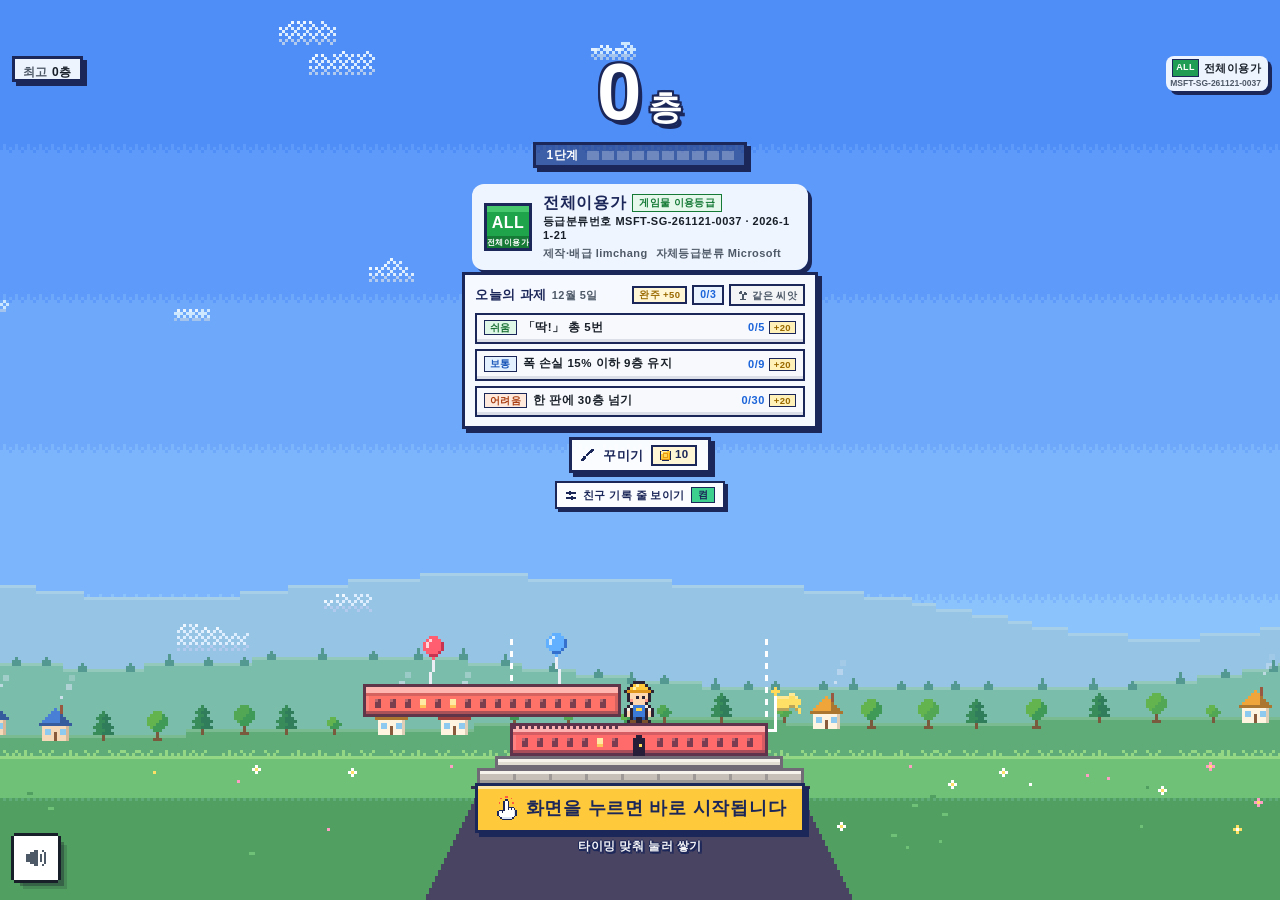
<file: index.html>
<!doctype html>
<html lang="ko" data-skin="pixel">
  <head>
    <meta charset="UTF-8" />
    <meta
      name="viewport"
      content="width=device-width, initial-scale=1.0, maximum-scale=1.0, minimum-scale=1.0, user-scalable=no, viewport-fit=cover"
    />
    <meta name="theme-color" content="#4f8df7" />
    <title>차곡탑</title>
    <link rel="icon" type="image/svg+xml" href="./icon.svg" />
    <meta property="og:title" content="차곡탑" />
    <meta property="og:description" content="탭 한 번에 한 층, 딱 맞춰 쌓는 픽셀 타이밍 탑 쌓기 게임" />
    <style>
      html,
      body {
        margin: 0;
        background: #4f8df7;
      }
    </style>
    <script type="module" crossorigin src="./assets/index-BBePyyA3.js"></script>
    <link rel="stylesheet" crossorigin href="./assets/index-CfsBPmDd.css">
    <meta name="description" content="탭 한 번에 한 층, 딱 맞춰 쌓는 픽셀 타이밍 탑 쌓기 게임" />
    <meta property="og:url" content="https://chagok.limchang.dev/" />
    <meta property="og:image" content="https://chagok.limchang.dev/og-share.png" />
    <meta property="og:image:width" content="1200" />
    <meta property="og:image:height" content="600" />
    <link rel="manifest" href="./manifest.webmanifest" />
    <link rel="icon" type="image/png" sizes="192x192" href="./icons/icon-192.png" />
    <link rel="apple-touch-icon" sizes="192x192" href="./icons/icon-192.png" />
    <meta name="mobile-web-app-capable" content="yes" />
    <meta name="apple-mobile-web-app-capable" content="yes" />
    <meta name="apple-mobile-web-app-title" content="차곡탑" />
  </head>
  <body>
    <div id="root"></div>
  </body>
</html>
</file>
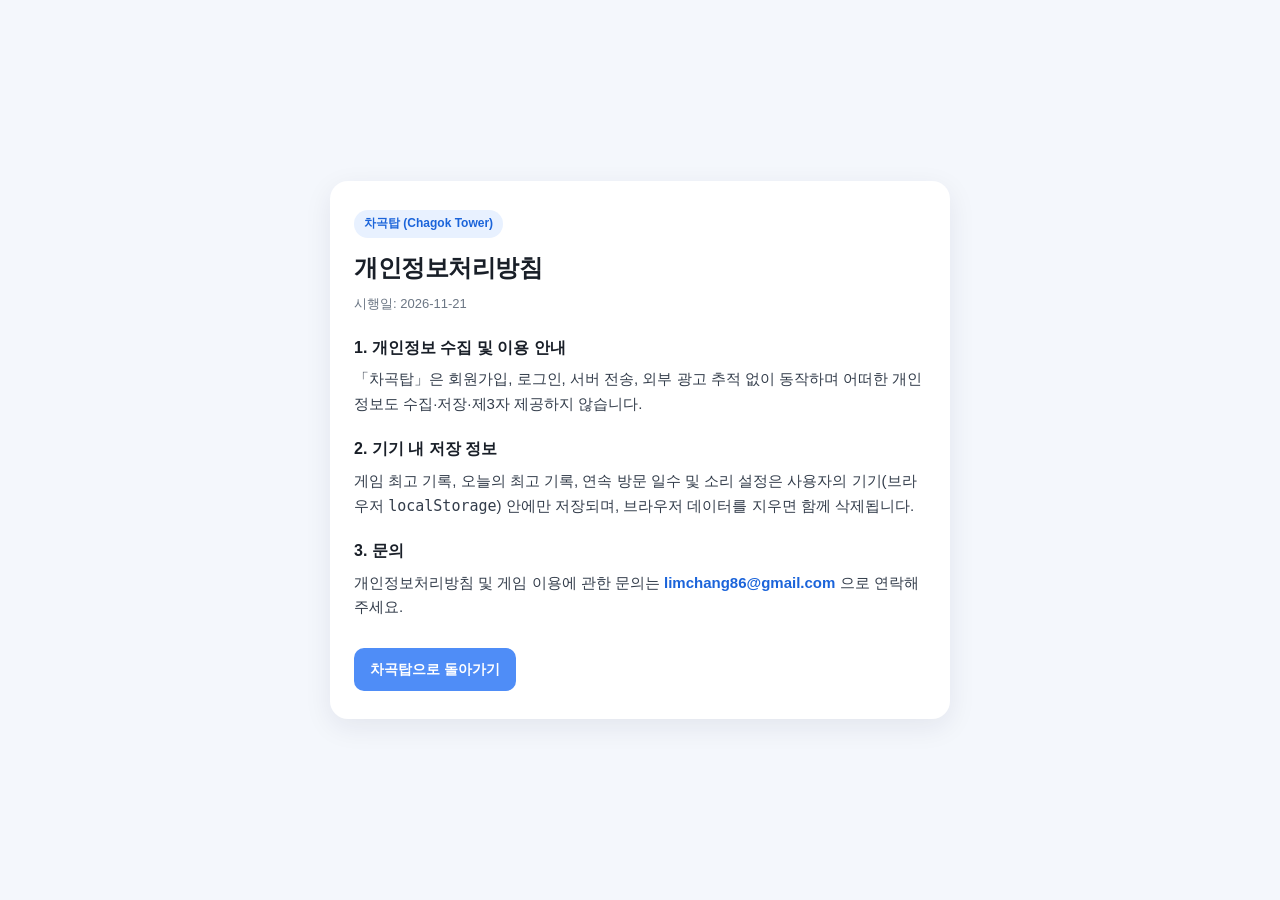
<file: privacy.html>
<!doctype html>
<html lang="ko">
  <head>
    <meta charset="UTF-8" />
    <meta name="viewport" content="width=device-width, initial-scale=1.0" />
    <meta name="theme-color" content="#4f8df7" />
    <title>차곡탑 — 개인정보처리방침</title>
    <link rel="icon" type="image/svg+xml" href="./icon.svg" />
    <style>
      :root {
        color-scheme: light;
      }
      * {
        box-sizing: border-box;
      }
      body {
        margin: 0;
        min-height: 100vh;
        padding: 32px 16px;
        display: grid;
        place-items: center;
        background: #f4f7fc;
        color: #191f28;
        font-family: -apple-system, BlinkMacSystemFont, 'Apple SD Gothic Neo', 'Noto Sans KR', 'Segoe UI', sans-serif;
        line-height: 1.65;
      }
      main {
        width: min(100%, 620px);
        padding: 28px 24px;
        border-radius: 18px;
        background: #ffffff;
        box-shadow: 0 8px 28px rgba(20, 30, 70, 0.08);
      }
      .badge {
        display: inline-block;
        padding: 4px 10px;
        border-radius: 999px;
        background: #e8f1ff;
        color: #1b64da;
        font-size: 12px;
        font-weight: 700;
      }
      h1 {
        margin: 10px 0 6px;
        font-size: 24px;
        letter-spacing: -0.02em;
      }
      .meta {
        margin: 0 0 20px;
        color: #6b7684;
        font-size: 13px;
      }
      h2 {
        margin: 20px 0 6px;
        font-size: 16px;
      }
      p {
        margin: 0 0 12px;
        color: #333d4b;
        font-size: 15px;
      }
      a {
        color: #1b64da;
        text-decoration: none;
        font-weight: 600;
      }
      a:hover {
        text-decoration: underline;
      }
      .back {
        display: inline-block;
        margin-top: 16px;
        padding: 10px 16px;
        border-radius: 10px;
        background: #4f8df7;
        color: #ffffff;
        font-size: 14px;
      }
      .back:hover {
        text-decoration: none;
        background: #3a7be8;
      }
    </style>
  </head>
  <body>
    <main>
      <span class="badge">차곡탑 (Chagok Tower)</span>
      <h1>개인정보처리방침</h1>
      <p class="meta">시행일: 2026-11-21</p>

      <h2>1. 개인정보 수집 및 이용 안내</h2>
      <p>
        「차곡탑」은 회원가입, 로그인, 서버 전송, 외부 광고 추적 없이 동작하며 어떠한 개인정보도 수집·저장·제3자 제공하지 않습니다.
      </p>

      <h2>2. 기기 내 저장 정보</h2>
      <p>
        게임 최고 기록, 오늘의 최고 기록, 연속 방문 일수 및 소리 설정은 사용자의 기기(브라우저 <code>localStorage</code>) 안에만 저장되며,
        브라우저 데이터를 지우면 함께 삭제됩니다.
      </p>

      <h2>3. 문의</h2>
      <p>
        개인정보처리방침 및 게임 이용에 관한 문의는 <a href="mailto:limchang86@gmail.com">limchang86@gmail.com</a> 으로 연락해 주세요.
      </p>

      <a class="back" href="./">차곡탑으로 돌아가기</a>
    </main>
  </body>
</html>
</file>
<file: assets/index-CfsBPmDd.css>
.cg-ui{--cg-blue: #3182f6;--cg-blue-press: #1b64da;--cg-blue-soft: #e8f3ff;--cg-ink: #191f28;--cg-ink-2: #4e5968;--cg-ink-3: #8b95a1;--cg-line: #e5e8eb;--cg-fill: #f2f4f6;--cg-fill-press: #e5e8eb;--cg-white: #ffffff;--cg-navy: #1c2759;--cg-gold: #ffc93c;--cg-gold-deep: #f0a500;--cg-coral: #ff6b6b;--cg-orange: #ff9f5a;--cg-flame: #ff5a3c;--cg-safe-top: env(safe-area-inset-top, 0px);--cg-safe-bottom: env(safe-area-inset-bottom, 0px);--cg-close-w: 96px;--cg-close-h: 48px;--cg-side: 20px;--cg-r-chip: 10px;--cg-r-cell: 12px;--cg-r-btn: 16px;--cg-r-sheet: 24px;--cg-shadow-cell: 0 3px 10px rgba(20, 30, 70, .16);--cg-shadow-btn: 0 8px 18px rgba(20, 30, 70, .18);--cg-outline: 2px 0 0 var(--cg-navy), -2px 0 0 var(--cg-navy), 0 2px 0 var(--cg-navy), 0 -2px 0 var(--cg-navy), 1.5px 1.5px 0 var(--cg-navy), -1.5px 1.5px 0 var(--cg-navy), 1.5px -1.5px 0 var(--cg-navy), -1.5px -1.5px 0 var(--cg-navy);font-family:Toss Product Sans,-apple-system,BlinkMacSystemFont,Apple SD Gothic Neo,Pretendard,Noto Sans KR,sans-serif;color:var(--cg-ink);-webkit-font-smoothing:antialiased;-webkit-tap-highlight-color:transparent;-webkit-user-select:none;user-select:none;-webkit-touch-callout:none;box-sizing:border-box}.cg-ui *,.cg-ui *:before,.cg-ui *:after{box-sizing:border-box}.cg-icon{flex:none;display:block;shape-rendering:crispEdges}.cg-icon--12{width:12px;height:12px}.cg-icon--16{width:16px;height:16px}.cg-icon--24{width:24px;height:24px}.cg-btn{--cg-btn-edge: rgba(0, 0, 0, .18);-webkit-appearance:none;-moz-appearance:none;appearance:none;border:0;margin:0;min-width:0;height:56px;padding:0 18px;border-radius:var(--cg-r-btn);font:inherit;font-size:17px;font-weight:700;letter-spacing:-.01em;line-height:1;display:inline-flex;align-items:center;justify-content:center;gap:8px;white-space:nowrap;cursor:pointer;touch-action:manipulation;box-shadow:0 4px 0 var(--cg-btn-edge),var(--cg-shadow-btn);transition:transform 90ms ease,box-shadow 90ms ease,background-color .12s ease,opacity .12s ease}.cg-btn:active:not(:disabled){transform:translateY(2px);box-shadow:0 2px 0 var(--cg-btn-edge),0 3px 8px #141e4624}.cg-btn:disabled{opacity:.55;cursor:default;transform:none}.cg-btn:focus-visible{outline:3px solid rgba(49,130,246,.45);outline-offset:2px}.cg-btn--primary{--cg-btn-edge: var(--cg-blue-press);background:var(--cg-blue);color:var(--cg-white)}.cg-btn--primary:active{background:#2a76e6}.cg-btn--soft{--cg-btn-edge: #bcd8fb;background:var(--cg-blue-soft);color:var(--cg-blue-press)}.cg-btn--soft:active{background:#d9eaff}.cg-btn--gray{--cg-btn-edge: #d3d9df;background:var(--cg-fill);color:var(--cg-ink-2)}.cg-btn--gray:active{background:var(--cg-fill-press)}.cg-btn--brag{--cg-btn-edge: var(--cg-gold-deep);background:var(--cg-gold);color:var(--cg-navy)}.cg-btn--brag:active{background:#f4bc24}.cg-btn--rank{--cg-btn-edge: #8ec5fc;background:#dceeff;color:var(--cg-blue-press)}.cg-btn--rank:active{background:#c8e3ff}.cg-rank-trophy{flex:none;width:18px;height:18px}.cg-btn--block{width:100%}.cg-tag{flex:none;height:22px;padding:0 7px;border-radius:6px;background:var(--cg-blue);color:var(--cg-white);font-size:12px;font-weight:700;line-height:22px;letter-spacing:0}.cg-spinner{flex:none;width:18px;height:18px;border-radius:50%;border:2.5px solid rgba(27,100,218,.25);border-top-color:var(--cg-blue-press);animation:cg-spin .7s linear infinite}.cg-hud{position:absolute;top:0;right:0;bottom:0;left:0;z-index:5;pointer-events:none;contain:layout style}.cg-hud-left{position:absolute;top:calc(var(--cg-safe-top) + var(--cg-close-h) + 8px);left:12px;max-width:calc(50% - 76px);display:flex;flex-direction:column;align-items:flex-start;gap:4px;contain:layout style}.cg-hud-best,.cg-hud-today{max-width:100%;height:26px;padding:0 8px;border-radius:8px;background:#ffffffe6;color:var(--cg-ink-2);font-size:12px;font-weight:600;line-height:26px;white-space:nowrap;overflow:hidden;text-overflow:ellipsis;box-shadow:var(--cg-shadow-cell);transition:background-color .2s ease,color .2s ease}.cg-hud-best b,.cg-hud-today b{margin-left:4px;color:var(--cg-ink);font-weight:800;font-variant-numeric:tabular-nums}.cg-hud-today{background:#ffffffbd}.cg-hud-best.is-beaten{background:var(--cg-blue);color:var(--cg-white)}.cg-hud-best.is-beaten b{color:var(--cg-white)}.cg-hud-center{position:absolute;top:calc(var(--cg-safe-top) + var(--cg-close-h) + 4px);left:0;right:0;padding:0 12px;display:flex;flex-direction:column;align-items:center;contain:layout style}.cg-hud-score{display:inline-block;color:var(--cg-white);font-size:80px;font-weight:900;line-height:1;letter-spacing:-.02em;font-variant-numeric:tabular-nums;text-shadow:var(--cg-outline),0 6px 0 rgba(28,39,89,.55),0 12px 24px rgba(10,16,40,.3);will-change:transform}.cg-hud-score.is-pop-a{animation:cg-score-pop-a .2s ease-out}.cg-hud-score.is-pop-b{animation:cg-score-pop-b .2s ease-out}.cg-hud-score.is-mid{font-size:64px}.cg-hud-score.is-long{font-size:48px}.cg-hud-score.is-xl{font-size:40px}.cg-hud-level{margin-top:10px;height:26px;padding:0 10px;border-radius:13px;background:#1c275980;border:1.5px solid rgba(255,255,255,.38);display:inline-flex;align-items:center;gap:8px;box-shadow:var(--cg-shadow-cell)}.cg-hud-level-name{color:var(--cg-white);font-size:12px;font-weight:800;line-height:1;white-space:nowrap;font-variant-numeric:tabular-nums}.cg-hud-level-cells{display:inline-flex;gap:3px}.cg-hud-level-cells i{display:block;width:12px;height:9px;border-radius:2.5px;background:#ffffff42}.cg-hud-level-cells i.is-on{background:var(--cg-gold);box-shadow:inset 0 2px #ffffff8c}.cg-hud-level-cells i.is-last{animation:cg-cell-pop .26s cubic-bezier(.2,1.5,.4,1)}.cg-hud-level.is-flash{animation:cg-level-flash .8s ease-out}.cg-hud-level.is-flash .cg-hud-level-cells i{animation:cg-cell-drain .8s ease-out}.cg-hud-row{margin-top:6px;max-width:100%;display:flex;flex-wrap:wrap;align-items:center;justify-content:center;gap:6px}.cg-hud-streak{height:30px;padding:0 11px 0 9px;border-radius:var(--cg-r-chip);background:var(--cg-white);color:var(--cg-blue-press);font-size:14px;font-weight:800;line-height:1;white-space:nowrap;display:inline-flex;align-items:center;gap:7px;box-shadow:var(--cg-shadow-cell);will-change:transform,opacity}.cg-hud-streak.is-pop-a{animation:cg-chip-pop-a .24s cubic-bezier(.2,1.4,.4,1)}.cg-hud-streak.is-pop-b{animation:cg-chip-pop-b .24s cubic-bezier(.2,1.4,.4,1)}.cg-hud-streak-cells{display:inline-flex;gap:3px}.cg-hud-streak-cells i{display:block;width:13px;height:10px;border-radius:3px;background:var(--cg-fill-press)}.cg-hud-streak-cells i.is-on{background:var(--cg-blue);box-shadow:inset 0 2px #fff6}.cg-hud-streak-num{font-variant-numeric:tabular-nums}.cg-hud-streak.is-full .cg-hud-streak-cells{animation:cg-widen .52s cubic-bezier(.2,1.3,.4,1) .12s}.cg-hud-streak-wide{height:20px;padding:0 6px;border-radius:6px;background:var(--cg-blue);color:var(--cg-white);font-size:11px;font-style:normal;font-weight:800;line-height:20px}.cg-hud-streak.is-hot{background:linear-gradient(180deg,#ff8a3d 0%,var(--cg-flame) 100%);color:var(--cg-white);box-shadow:0 0 0 2px #ffe066bf,0 4px 14px #ff5a3c73}.cg-hud-streak.is-hot .cg-hud-streak-cells i{background:#ffffff57}.cg-hud-streak.is-hot .cg-hud-streak-cells i.is-on{background:#ffe066}.cg-hud-streak.is-hot .cg-hud-streak-wide{background:var(--cg-white);color:var(--cg-flame)}.cg-hud-near{height:30px;padding:0 11px;border-radius:var(--cg-r-chip);background:var(--cg-gold);color:var(--cg-navy);font-size:14px;font-weight:800;line-height:30px;white-space:nowrap;box-shadow:0 0 0 2px #ffffffb3,var(--cg-shadow-cell);animation:cg-blink .76s ease-in-out infinite}.cg-hud-near b{font-weight:900;font-variant-numeric:tabular-nums}.cg-pause-overlay{position:absolute;top:0;right:0;bottom:0;left:0;z-index:38;display:flex;flex-direction:column;align-items:center;justify-content:center;gap:16px;padding:0 var(--cg-side);background:#191f285c;pointer-events:auto;touch-action:none;cursor:pointer;animation:cg-fade-in .16s ease-out}.cg-hud-pause-mark{display:flex;gap:10px}.cg-hud-pause-mark i{display:block;width:11px;height:36px;border-radius:3px;background:var(--cg-white);box-shadow:0 4px 14px #0003}.cg-hud-pause-text{color:var(--cg-white);font-size:34px;font-weight:800;line-height:1.2;letter-spacing:-.02em;text-align:center;text-shadow:0 2px 0 rgba(0,0,0,.12),0 8px 22px rgba(0,0,0,.28);animation:cg-pause-pulse 1.4s ease-in-out infinite}.cg-rating{position:absolute;top:calc(var(--cg-safe-top) + var(--cg-close-h) + 8px);right:12px;z-index:22;max-width:calc(50% - 42px);padding:3px 7px 3px 4px;border-radius:8px;background:#ffffffe6;color:var(--cg-ink);display:flex;flex-direction:column;align-items:flex-end;gap:2px;pointer-events:none;box-shadow:var(--cg-shadow-cell)}.cg-rating-row{display:inline-flex;align-items:center;gap:5px;white-space:nowrap}.cg-rating-mark{flex:none;min-width:24px;height:18px;padding:0 3px;border-radius:4px;background:#1f9d55;color:var(--cg-white);font-size:9px;font-weight:900;line-height:18px;text-align:center;letter-spacing:0}.cg-rating-label{font-size:11px;font-weight:800;line-height:1.1;color:var(--cg-ink);white-space:nowrap}.cg-rating-id{max-width:100%;overflow:hidden;text-overflow:ellipsis;white-space:nowrap;font-size:9px;font-weight:700;line-height:1.1;color:var(--cg-ink-2);font-variant-numeric:tabular-nums}.cg-rating-notice{position:absolute;left:50%;transform:translate(-50%);top:calc(var(--cg-safe-top) + var(--cg-close-h) + 136px);z-index:24;width:min(calc(100% - 28px),336px);padding:10px 12px;border-radius:12px;background:#ffffffe6;color:var(--cg-ink);display:flex;align-items:center;gap:11px;pointer-events:none;box-shadow:var(--cg-shadow-cell);opacity:1;transition:opacity .28s ease}.cg-rating-notice.is-leaving{opacity:0}.cg-rating-emblem{flex:none;display:block;width:48px;height:48px}.cg-rating-notice-body{flex:1 1 auto;min-width:0;display:flex;flex-direction:column;gap:3px}.cg-rating-notice-head{display:flex;align-items:center;gap:6px;flex-wrap:wrap}.cg-rating-notice-title{font-size:16px;font-weight:900;line-height:1.15;color:var(--cg-navy)}.cg-rating-notice-tag{padding:2px 6px;border-radius:6px;background:#e6f7ec;color:#157a36;font-size:10px;font-weight:800;line-height:1.2}.cg-rating-notice-id{font-size:11px;font-weight:700;line-height:1.25;color:var(--cg-ink);font-variant-numeric:tabular-nums;word-break:break-all}.cg-rating-notice-meta{display:flex;flex-wrap:wrap;column-gap:8px;row-gap:1px;font-size:11px;font-weight:700;line-height:1.3;color:var(--cg-ink-2)}.cg-hint{position:absolute;left:0;right:0;bottom:calc(var(--cg-safe-bottom) + 46px);z-index:10;display:flex;flex-direction:column;align-items:center;gap:6px;padding:0 16px;pointer-events:none;animation:cg-fade-in .24s ease-out}.cg-hint.is-leaving{animation:cg-hint-leave .2s ease-out forwards;pointer-events:none}.cg-hint.has-streak{bottom:calc(var(--cg-safe-bottom) + 24px)}.cg-hint-pill{display:inline-flex;align-items:center;justify-content:center;gap:8px;max-width:100%;padding:10px 16px;border:3px solid var(--cg-navy);border-radius:var(--cg-r-btn);background:var(--cg-gold);color:var(--cg-navy);box-shadow:inset 0 3px #ffffff8c,4px 4px 0 var(--cg-navy);font-size:18px;font-weight:900;line-height:1.15;white-space:nowrap;animation:cg-hint-bob 1s steps(2,end) infinite}.cg-hint-main{letter-spacing:.02em}.cg-hint-tap{flex:none;width:24px;height:24px;animation:cg-tap-blink .9s steps(2,end) infinite}.cg-hint-tap-rays{animation:cg-tap-rays .9s steps(2,end) infinite}.cg-hint-tip{color:#fffffff0;font-size:12px;font-weight:800;line-height:1.25;text-shadow:1.5px 0 0 var(--cg-navy),-1.5px 0 0 var(--cg-navy),0 1.5px 0 var(--cg-navy),0 -1.5px 0 var(--cg-navy),2px 2px 0 var(--cg-navy)}.cg-hint-sub{color:#ffffffeb;font-size:11.5px;font-weight:800;line-height:1.2;text-shadow:1.5px 0 0 var(--cg-navy),-1.5px 0 0 var(--cg-navy),0 1.5px 0 var(--cg-navy),0 -1.5px 0 var(--cg-navy),2px 2px 0 var(--cg-navy)}@keyframes cg-hint-bob{0%,49%{transform:translateY(0)}50%,to{transform:translateY(-2px)}}@keyframes cg-tap-blink{0%,49%{opacity:1;transform:translateY(0)}50%,to{opacity:.35;transform:translateY(2px)}}@keyframes cg-tap-rays{0%,49%{opacity:1}50%,to{opacity:0}}@media(max-width:360px){.cg-hint-pill{font-size:15.5px;padding:9px 12px;gap:6px}.cg-hint-tap{width:20px;height:20px}}@media(max-height:719px){.cg-hint,.cg-hint.has-streak{bottom:calc(var(--cg-safe-bottom) + 18px)}.cg-hint-pill{font-size:15px;padding:8px 12px;gap:6px}.cg-hint-tap{width:20px;height:20px}}@media(prefers-reduced-motion:reduce){.cg-hint-pill,.cg-hint-tap,.cg-hint-tap-rays{animation:none}.cg-start-top.is-leaving,.cg-hint.is-leaving{animation:none;opacity:0}}@keyframes cg-start-top-leave{0%{opacity:1;transform:translate(-50%) translateY(0)}to{opacity:0;transform:translate(-50%) translateY(-8px)}}@keyframes cg-hint-leave{0%{opacity:1;transform:translateY(0)}to{opacity:0;transform:translateY(8px)}}.cg-over{position:absolute;top:0;right:0;bottom:0;left:0;z-index:20;display:flex;flex-direction:column;justify-content:flex-end;align-items:center;background:linear-gradient(to bottom,#0a102800,#0a102800,#0a10284d);animation:cg-fade-in .22s ease-out}.cg-sheet{position:relative;width:100%;max-width:520px;max-height:calc(100% - var(--cg-safe-top) - var(--cg-close-h) - 24px);padding:18px var(--cg-side) calc(var(--cg-safe-bottom) + 16px);border-radius:var(--cg-r-sheet) var(--cg-r-sheet) 0 0;background:var(--cg-white);box-shadow:0 -8px 30px #0a102833;display:flex;flex-direction:column;gap:10px;animation:cg-sheet-up .34s cubic-bezier(.2,.85,.25,1)}.cg-sheet.is-new{box-shadow:inset 0 4px 0 var(--cg-gold),0 -8px 30px #0a102833}.cg-sheet-ribbon{position:absolute;top:-16px;left:0;right:0;display:flex;justify-content:center;pointer-events:none;animation:cg-chip-pop .42s cubic-bezier(.2,1.5,.4,1) .3s backwards}.cg-sheet-ribbon span{position:relative;height:32px;padding:0 18px;border-radius:8px;background:linear-gradient(180deg,#ffd766 0%,var(--cg-gold) 100%);color:var(--cg-navy);font-size:15px;font-weight:900;line-height:32px;white-space:nowrap;box-shadow:inset 0 2px #fff9,0 3px 0 var(--cg-gold-deep),0 6px 14px #f0a50059}.cg-sheet-ribbon span:before,.cg-sheet-ribbon span:after{content:"";position:absolute;top:7px;width:14px;height:28px;background:var(--cg-gold-deep)}.cg-sheet-ribbon span:before{right:100%;clip-path:polygon(0 0,100% 0,100% 100%,0 100%,45% 50%)}.cg-sheet-ribbon span:after{left:100%;clip-path:polygon(0 0,100% 0,55% 50%,100% 100%,0 100%)}.cg-sheet.is-today .cg-sheet-ribbon span{background:linear-gradient(180deg,#5a9df8 0%,var(--cg-blue) 100%);color:var(--cg-white);box-shadow:inset 0 2px #ffffff59,0 3px 0 var(--cg-blue-press),0 6px 14px #3182f659}.cg-sheet.is-today .cg-sheet-ribbon span:before,.cg-sheet.is-today .cg-sheet-ribbon span:after{background:var(--cg-blue-press)}.cg-sparks{position:absolute;top:-44px;left:0;right:0;height:70px;pointer-events:none}.cg-sparks i{position:absolute;width:16px;height:16px;background:#ffe58a;clip-path:polygon(50% 0,62% 38%,100% 50%,62% 62%,50% 100%,38% 62%,0 50%,38% 38%);filter:drop-shadow(0 0 4px rgba(255,201,60,.9));animation:cg-twinkle 1.3s ease-in-out infinite}.cg-sparks i:nth-child(1){left:calc(50% - 118px);top:26px}.cg-sparks i:nth-child(2){left:calc(50% - 86px);top:2px;width:11px;height:11px;animation-delay:.32s}.cg-sparks i:nth-child(3){left:calc(50% + 72px);top:0;animation-delay:.62s}.cg-sparks i:nth-child(4){left:calc(50% + 104px);top:30px;width:12px;height:12px;animation-delay:.18s}.cg-sparks i:nth-child(5){left:calc(50% - 8px);top:-6px;width:10px;height:10px;animation-delay:.9s}.cg-sheet-head{display:flex;align-items:flex-end;justify-content:space-between;gap:10px;min-height:46px}.cg-sheet-scorebox{min-width:0;display:flex;align-items:baseline;gap:8px}.cg-sheet-label{flex:none;color:var(--cg-ink-3);font-size:13px;font-weight:700;line-height:1;white-space:nowrap}.cg-sheet-score{color:var(--cg-ink);font-size:44px;font-weight:900;line-height:1;letter-spacing:-.03em;white-space:nowrap;font-variant-numeric:tabular-nums}.cg-sheet-score.is-new{color:var(--cg-blue)}.cg-sheet-unit{margin-left:3px;color:var(--cg-ink-2);font-size:18px;font-weight:700;letter-spacing:0}.cg-sheet-side{flex:none;display:flex;flex-direction:column;align-items:flex-end;gap:4px}.cg-sheet-best,.cg-sheet-today{display:flex;align-items:baseline;gap:6px;color:var(--cg-ink-3);font-size:12px;font-weight:700;line-height:1.2;white-space:nowrap}.cg-sheet-best b,.cg-sheet-today b{color:var(--cg-ink);font-size:15px;font-weight:800;font-variant-numeric:tabular-nums}.cg-sheet-today b{color:var(--cg-ink-2);font-size:14px}.cg-sheet-best.is-new,.cg-sheet-best.is-new b,.cg-sheet-today.is-new,.cg-sheet-today.is-new b{color:var(--cg-blue-press)}.cg-sheet-stats{display:grid;grid-auto-flow:column;grid-auto-columns:minmax(0,1fr);gap:6px}.cg-stat{min-width:0;padding:7px 4px 8px;border-radius:var(--cg-r-cell);background:var(--cg-fill);text-align:center;animation:cg-rise-in .3s ease-out backwards}.cg-stat:nth-child(1){animation-delay:.2s}.cg-stat:nth-child(2){animation-delay:.27s}.cg-stat:nth-child(3){animation-delay:.34s}.cg-stat b{display:block;color:var(--cg-ink);font-size:19px;font-weight:800;line-height:1.1;white-space:nowrap;font-variant-numeric:tabular-nums}.cg-stat b small{margin-left:1px;color:var(--cg-ink-2);font-size:12px;font-weight:700}.cg-stat span{display:block;margin-top:3px;color:var(--cg-ink-3);font-size:11px;font-weight:700;line-height:1.2;white-space:nowrap}.cg-sheet-rank{padding:9px 12px 10px;border-radius:var(--cg-r-cell);background:#fff6dc}.cg-rank-row{display:flex;align-items:center;gap:6px;min-width:0}.cg-rank-mark{flex:none;width:18px;height:18px}.cg-rank-name{flex:none;color:var(--cg-navy);font-size:15px;font-weight:900;line-height:1.2;white-space:nowrap}.cg-rank-next{flex:1 1 auto;min-width:0;color:#9a6a00;font-size:12px;font-weight:700;line-height:1.2;text-align:right;white-space:nowrap;overflow:hidden;text-overflow:ellipsis}.cg-rank-bar{height:8px;margin-top:7px;border-radius:4px;background:#9a6a0029;overflow:hidden}.cg-rank-bar i{display:block;height:100%;border-radius:4px;background:linear-gradient(90deg,var(--cg-coral) 0%,var(--cg-orange) 55%,var(--cg-gold) 100%);transform-origin:0 50%;animation:cg-bar-grow .7s cubic-bezier(.2,.8,.2,1) .38s backwards}.cg-sheet-actions{margin-top:2px;padding-bottom:4px;display:flex;flex-direction:column;gap:9px}.cg-sheet-actions .cg-btn{height:50px;box-shadow:0 4px 0 var(--cg-btn-edge)}.cg-sheet-actions .cg-btn:active:not(:disabled){box-shadow:0 2px 0 var(--cg-btn-edge)}.cg-sheet-actions.is-locked{pointer-events:none}.cg-sheet-row{display:flex;gap:8px}.cg-sheet-row .cg-btn--gray{flex:1 1 0}.cg-sheet-row .cg-btn--primary{flex:2 1 0}.cg-sheet-social{display:flex;gap:8px}.cg-sheet-social .cg-btn{flex:1 1 0;height:48px;font-size:15px;padding:0 10px;gap:6px}.cg-sheet-social .cg-btn--share{flex:1.25 1 0}.cg-sheet-util{display:flex;justify-content:center;gap:8px}.cg-btn-mini{-webkit-appearance:none;-moz-appearance:none;appearance:none;margin:0;height:34px;padding:0 13px;border:0;border-radius:10px;background:var(--cg-fill);color:var(--cg-ink-2);font:inherit;font-size:12px;font-weight:700;line-height:1;display:inline-flex;align-items:center;justify-content:center;gap:5px;white-space:nowrap;cursor:pointer;touch-action:manipulation}.cg-btn-mini.is-accent{background:var(--cg-blue-soft);color:var(--cg-blue-press)}.cg-btn-mini:disabled{opacity:.55;cursor:default}@keyframes cg-fade-in{0%{opacity:0}to{opacity:1}}@keyframes cg-sheet-up{0%{transform:translateY(100%)}to{transform:translateY(0)}}@keyframes cg-score-pop-a{0%{transform:scale(1.16)}to{transform:scale(1)}}@keyframes cg-score-pop-b{0%{transform:scale(1.16)}to{transform:scale(1)}}@keyframes cg-chip-pop-a{0%{transform:scale(.75);opacity:0}to{transform:scale(1);opacity:1}}@keyframes cg-chip-pop-b{0%{transform:scale(.75);opacity:0}to{transform:scale(1);opacity:1}}@keyframes cg-spin{to{transform:rotate(360deg)}}@keyframes cg-pause-pulse{0%,to{opacity:1}50%{opacity:.62}}@keyframes cg-rise-in{0%{transform:translateY(8px);opacity:0}to{transform:translateY(0);opacity:1}}@keyframes cg-cell-pop{0%{transform:scale(.4)}to{transform:scale(1)}}@keyframes cg-level-flash{0%{transform:scale(1.12)}45%{transform:scale(1.04)}to{transform:scale(1)}}@keyframes cg-cell-drain{0%,45%{opacity:1}to{opacity:.45}}@keyframes cg-widen{0%{transform:scaleX(1)}45%{transform:scaleX(1.35)}to{transform:scaleX(1)}}@keyframes cg-blink{0%,to{opacity:1;transform:scale(1)}50%{opacity:.55;transform:scale(.97)}}@keyframes cg-twinkle{0%,to{transform:scale(.3) rotate(0);opacity:0}50%{transform:scale(1) rotate(20deg);opacity:1}}@keyframes cg-bar-grow{0%{transform:scaleX(0)}to{transform:scaleX(1)}}@media(max-height:620px){.cg-hud-score{font-size:60px}.cg-hud-score.is-mid{font-size:54px}.cg-hud-score.is-long{font-size:44px}.cg-hud-level{margin-top:8px}.cg-hud-pause-text{font-size:28px}}@media(max-height:600px){.cg-sheet{padding-top:16px;padding-bottom:calc(var(--cg-safe-bottom) + 12px);gap:8px}.cg-sheet-head{min-height:36px}.cg-sheet-score{font-size:34px}.cg-sheet-unit{font-size:15px}.cg-stat{padding:6px 4px;display:flex;align-items:baseline;justify-content:center;gap:4px}.cg-stat b{font-size:16px}.cg-stat span{margin-top:0}.cg-sheet-rank{padding:7px 10px 8px}.cg-rank-bar{height:6px;margin-top:5px}.cg-sheet-actions{gap:7px}.cg-sheet-actions .cg-btn{height:44px;font-size:15px}.cg-sheet-social .cg-btn{height:42px;font-size:14px}.cg-btn-mini{height:30px;font-size:11px}}@media(max-height:440px){.cg-sheet-stats{display:none}}@media(max-width:340px){.cg-btn{font-size:15px;padding:0 12px}.cg-hud-score{font-size:64px}.cg-hud-score.is-mid{font-size:54px}.cg-hud-score.is-long{font-size:42px}.cg-hud-level{padding:0 8px;gap:6px}.cg-hud-level-cells i{width:11px}.cg-hud-streak,.cg-hud-near{font-size:13px;padding-left:8px;padding-right:9px}.cg-hud-pause-text{font-size:30px}.cg-sheet-score{font-size:38px}.cg-sheet-label{font-size:12px}.cg-rank-name{font-size:14px}.cg-rank-next{font-size:11px}.cg-rating{right:8px;padding:2px 6px 2px 3px}.cg-rating-label{font-size:10px}}@media(max-width:340px)and (max-height:620px){.cg-hud-score{font-size:58px}.cg-hud-score.is-mid{font-size:52px}.cg-hud-score.is-long{font-size:42px}.cg-sheet-score{font-size:32px}}@supports (corner-shape: squircle){.cg-btn{border-radius:22px;corner-shape:squircle}.cg-hud-streak,.cg-hud-near,.cg-stat,.cg-sheet-rank{border-radius:16px;corner-shape:squircle}.cg-hud-best,.cg-hud-today{border-radius:11px;corner-shape:squircle}}@media(prefers-reduced-motion:reduce){.cg-ui,.cg-ui *:not(.cg-spinner),.cg-ui *:before,.cg-ui *:after{animation:none!important;transition:none!important}}.cg-hud-scorewrap{position:relative;display:inline-block;line-height:1;contain:layout style}.cg-hud-gain{position:absolute;left:100%;top:8px;margin-left:4px;color:var(--cg-white);font-size:26px;font-weight:900;line-height:1;white-space:nowrap;font-variant-numeric:tabular-nums;text-shadow:var(--cg-outline),0 3px 0 rgba(28,39,89,.55);pointer-events:none;opacity:0;will-change:transform,opacity}.cg-hud-gain.is-pop-a{animation:cg-gain-up-a .9s cubic-bezier(.2,.8,.3,1) forwards}.cg-hud-gain.is-pop-b{animation:cg-gain-up-b .9s cubic-bezier(.2,.8,.3,1) forwards}.cg-hud-gain.is-big{top:0;color:var(--cg-gold);font-size:36px;animation-duration:1.1s}.cg-hud-stage-wrap{position:absolute;top:calc(100% + 7px);left:50%;width:0;display:flex;justify-content:center;pointer-events:none;z-index:2}.cg-hud-stage{flex:none;height:30px;padding:0 14px;border-radius:15px;background:var(--cg-gold);color:var(--cg-navy);font-size:14px;font-weight:900;line-height:30px;white-space:nowrap;box-shadow:0 3px 0 var(--cg-gold-deep),var(--cg-shadow-cell);opacity:0;animation:cg-stage-band 1.4s ease-out forwards}.cg-badge{flex:none;display:block;width:22px;height:22px}.cg-rank-badge{width:26px;height:26px}.cg-badge.is-locked{opacity:.3;filter:grayscale(1)}.cg-badge.is-next{opacity:.6;outline:2px dashed var(--cg-gold-deep);outline-offset:1px;border-radius:6px;animation:cg-next-badge 1.6s ease-in-out infinite}.cg-badge-shelf{display:flex;align-items:center;gap:8px;margin-top:8px;min-width:0}.cg-badge-shelf-label{flex:none;color:#9a6a00;font-size:12px;font-weight:700;line-height:1;white-space:nowrap;font-variant-numeric:tabular-nums}.cg-badge-shelf-label b{color:var(--cg-navy);font-weight:900}.cg-badge-shelf-row{flex:1 1 auto;min-width:0;display:flex;justify-content:flex-end;gap:3px}.cg-confetti{position:absolute;top:0;right:0;bottom:0;left:0;z-index:3;overflow:hidden;pointer-events:none}.cg-confetti i{position:absolute;top:-16px;display:block;background:var(--cg-cf-c, var(--cg-gold));opacity:0;animation-name:cg-confetti-fall;animation-timing-function:cubic-bezier(.25,.6,.4,1);animation-fill-mode:forwards}@keyframes cg-gain-up-a{0%{opacity:0;transform:translateY(10px) scale(.5)}18%{opacity:1;transform:translateY(0) scale(1.15)}34%{transform:translateY(-4px) scale(1)}75%{opacity:1;transform:translateY(-16px) scale(1)}to{opacity:0;transform:translateY(-28px) scale(1)}}@keyframes cg-gain-up-b{0%{opacity:0;transform:translateY(10px) scale(.5)}18%{opacity:1;transform:translateY(0) scale(1.15)}34%{transform:translateY(-4px) scale(1)}75%{opacity:1;transform:translateY(-16px) scale(1)}to{opacity:0;transform:translateY(-28px) scale(1)}}@keyframes cg-stage-band{0%{opacity:0;transform:scale(.6)}12%{opacity:1;transform:scale(1.08)}22%{transform:scale(1)}82%{opacity:1;transform:scale(1)}to{opacity:0;transform:translateY(-4px) scale(.96)}}@keyframes cg-next-badge{0%,to{opacity:.6}50%{opacity:.9}}@keyframes cg-confetti-fall{0%{opacity:1;transform:translate(0) rotate(0)}80%{opacity:1}to{opacity:0;transform:translate(var(--cg-cf-x, 0),64vh) rotate(var(--cg-cf-r, 360deg))}}@media(max-height:620px){.cg-rating-notice{top:calc(var(--cg-safe-top) + var(--cg-close-h) + 112px);padding:8px 10px}.cg-rating-emblem{width:42px;height:42px}.cg-badge-shelf{margin-top:6px;padding:4px 6px}.cg-badge-shelf .cg-badge{width:16px;height:16px}}@media(max-height:520px){.cg-badge-shelf-row{display:none}}@media(max-width:360px){.cg-sheet-social{gap:6px}.cg-sheet-social .cg-btn{font-size:13.5px;padding:0 7px;gap:5px}}@media(max-width:340px){.cg-badge{width:18px;height:18px}.cg-rank-badge{width:22px;height:22px}.cg-badge-shelf-row{gap:2px}.cg-hud-gain{font-size:22px}.cg-hud-gain.is-big{font-size:30px}.cg-sheet-social{gap:6px}.cg-sheet-social .cg-btn{font-size:13px;padding:0 6px;gap:4px}.cg-rank-trophy{width:15px;height:15px}}@media(prefers-reduced-motion:reduce){.cg-confetti{display:none}}:root[data-skin=pixel] .cg-ui{--cg-r-chip: 0px;--cg-r-cell: 0px;--cg-r-btn: 0px;--cg-r-sheet: 0px;--cg-shadow-cell: 4px 4px 0 var(--cg-navy);--cg-shadow-btn: 4px 4px 0 var(--cg-navy);--cg-outline: 2px 0 0 var(--cg-navy), -2px 0 0 var(--cg-navy), 0 2px 0 var(--cg-navy), 0 -2px 0 var(--cg-navy), 2px 2px 0 var(--cg-navy), -2px 2px 0 var(--cg-navy), 2px -2px 0 var(--cg-navy), -2px -2px 0 var(--cg-navy);letter-spacing:.03em}:root[data-skin=pixel] .cg-ui *,:root[data-skin=pixel] .cg-ui *:before,:root[data-skin=pixel] .cg-ui *:after{border-radius:0!important;animation-timing-function:steps(5,end)!important;transition-timing-function:steps(2,end)!important}:root[data-skin=pixel] .cg-ui .cg-spinner{animation-timing-function:steps(8,end)!important}:root[data-skin=pixel] .cg-ui :is(b,span,em,p,h1,small,strong,button){font-weight:900;letter-spacing:.04em}:root[data-skin=pixel] .cg-ui .cg-btn{border:3px solid var(--cg-navy);box-shadow:4px 4px 0 var(--cg-navy)}:root[data-skin=pixel] .cg-ui .cg-btn:active:not(:disabled){transform:translate(2px,2px);box-shadow:2px 2px 0 var(--cg-navy)}:root[data-skin=pixel] .cg-ui .cg-btn:focus-visible{outline:3px solid var(--cg-gold);outline-offset:2px}:root[data-skin=pixel] .cg-ui .cg-btn-mini{border:2px solid var(--cg-navy);box-shadow:2px 2px 0 var(--cg-navy)}:root[data-skin=pixel] .cg-ui .cg-btn-mini:active:not(:disabled){transform:translate(1px,1px);box-shadow:1px 1px 0 var(--cg-navy)}:root[data-skin=pixel] .cg-ui .cg-tag{border:2px solid var(--cg-navy);line-height:18px}:root[data-skin=pixel] .cg-ui :is(.cg-hud-best,.cg-hud-today,.cg-hud-mode,.cg-hud-golden,.cg-hud-level,.cg-hud-streak,.cg-hud-near,.cg-stat,.cg-sheet-rank,.cg-hud-stage){border:3px solid var(--cg-navy);box-shadow:4px 4px 0 var(--cg-navy)}:root[data-skin=pixel] .cg-ui .cg-rating{border:2px solid var(--cg-navy);box-shadow:3px 3px 0 var(--cg-navy);background:#fff}:root[data-skin=pixel] .cg-ui .cg-rating-mark{border:1.5px solid var(--cg-navy);line-height:15px}:root[data-skin=pixel] .cg-ui .cg-rating-id{font-size:8.5px;letter-spacing:0}:root[data-skin=pixel] .cg-ui .cg-rating-notice{border:3px solid var(--cg-navy);box-shadow:4px 4px #1c27598c;background:#ffffffeb}:root[data-skin=pixel] .cg-ui .cg-rating-notice-tag{border:1.5px solid #157a36}:root[data-skin=pixel] .cg-ui .cg-hud-stage{line-height:24px}:root[data-skin=pixel] .cg-ui .cg-hud-streak.is-hot{background:var(--cg-flame)}:root[data-skin=pixel] .cg-over{background:#0a102824}:root[data-skin=pixel] .cg-ui .cg-sheet{border-top:3px solid var(--cg-navy);box-shadow:0 -4px #1c275959}:root[data-skin=pixel] .cg-ui .cg-sheet.is-new{box-shadow:inset 0 4px 0 var(--cg-gold),0 -4px #1c275959}:root[data-skin=pixel] .cg-ui .cg-sheet-ribbon span{background:var(--cg-gold);border:3px solid var(--cg-navy);box-shadow:3px 3px 0 var(--cg-navy)}:root[data-skin=pixel] .cg-ui .cg-sheet.is-today .cg-sheet-ribbon span{background:var(--cg-blue)}:root[data-skin=pixel] .cg-ui :is(.cg-sparks i,.cg-badge.is-locked){filter:none}:root[data-skin=pixel] .cg-ui .cg-badge.is-locked{opacity:.25}:root[data-skin=pixel] .cg-ui .cg-badge.is-next{opacity:.6;outline:2px solid var(--cg-navy)}:root[data-skin=pixel] .cg-ui .cg-hud-score{text-shadow:var(--cg-outline),4px 5px 0 var(--cg-navy)}:root[data-skin=pixel] .cg-ui :is(.cg-hud-pause-text,.cg-hud-gain){text-shadow:var(--cg-outline),3px 3px 0 var(--cg-navy)}:root[data-skin=pixel] .cg-ui .cg-rank-bar{height:12px;border:2px solid var(--cg-navy);background:var(--cg-white)}:root[data-skin=pixel] .cg-ui .cg-rank-bar i{background:repeating-linear-gradient(90deg,var(--cg-orange) 0 8px,transparent 8px 10px)}:root[data-skin=pixel] .cg-ui .cg-hud-level-cells i{box-shadow:none}:root[data-skin=pixel] .cg-confetti i{animation-timing-function:steps(10,end)!important}.cg-hint-pill.is-daily{background:#ffe066;color:var(--cg-navy);border:3px solid var(--cg-navy);box-shadow:inset 0 3px #ffffff8c,4px 4px 0 var(--cg-navy)}.cg-mode-btn{pointer-events:auto;-webkit-appearance:none;-moz-appearance:none;appearance:none;margin-top:2px;padding:7px 12px;border:3px solid var(--cg-navy);background:#fff;color:var(--cg-navy);font:inherit;font-size:13px;font-weight:900;line-height:1.1;display:inline-flex;align-items:center;gap:6px;white-space:nowrap;cursor:pointer;touch-action:manipulation;box-shadow:4px 4px 0 var(--cg-navy)}.cg-mode-btn:active{transform:translate(2px,2px);box-shadow:2px 2px 0 var(--cg-navy)}.cg-mode-btn em{font-style:normal;padding:2px 6px;background:var(--cg-gold);color:var(--cg-navy);border:2px solid var(--cg-navy);font-size:11px}.cg-mode-btn.is-daily{background:var(--cg-blue-soft);color:var(--cg-blue-press)}.cg-hint-invite{background:var(--cg-gold);color:var(--cg-navy);border:3px solid var(--cg-navy);box-shadow:4px 4px 0 var(--cg-navy);padding:6px 12px;font-size:13px;font-weight:900;line-height:1.25;white-space:nowrap;max-width:calc(100vw - 32px);margin:0;text-align:center}@media(max-width:340px){.cg-hint-invite{font-size:12px;padding:5px 10px}}.cg-hud-mode{max-width:100%;height:26px;padding:0 8px;background:var(--cg-gold);color:var(--cg-navy);font-size:11px;font-weight:900;line-height:20px;white-space:nowrap;overflow:hidden;text-overflow:ellipsis}.cg-hud-golden{height:30px;padding:0 10px;background:var(--cg-gold);color:var(--cg-navy);font-size:13px;font-weight:900;line-height:24px;white-space:nowrap;animation:cg-blink .68s steps(2,end) infinite}.cg-sheet-mode-tag{align-self:flex-start;padding:3px 8px;background:var(--cg-gold);color:var(--cg-navy);border:2px solid var(--cg-navy);box-shadow:3px 3px 0 var(--cg-navy);font-size:11px;font-weight:900;line-height:1.2}.cg-badge-shelf.is-interactive{width:100%;-webkit-appearance:none;-moz-appearance:none;appearance:none;margin-top:8px;padding:6px 8px;background:#ffffffb8;border:2px solid var(--cg-navy);box-shadow:3px 3px 0 var(--cg-navy);cursor:pointer;touch-action:manipulation;text-align:left;font:inherit}.cg-badge-shelf.is-interactive:active{transform:translate(2px,2px);box-shadow:1px 1px 0 var(--cg-navy)}.cg-badge-shelf-codex{margin-left:5px;padding:2px 6px;background:var(--cg-navy);color:var(--cg-white);font-style:normal;font-size:10px;display:inline-flex;align-items:center;gap:3px;line-height:1.1}.cg-codex-backdrop{position:absolute;top:0;right:0;bottom:0;left:0;z-index:35;display:flex;align-items:center;justify-content:center;padding:calc(var(--cg-safe-top) + var(--cg-close-h) + 12px) 16px calc(var(--cg-safe-bottom) + 16px);background:#0a1028b8;animation:cg-fade-in .16s ease-out}.cg-codex-sheet{width:100%;max-width:440px;max-height:100%;display:flex;flex-direction:column;gap:10px;padding:14px;background:var(--cg-white);border:3px solid var(--cg-navy);box-shadow:6px 6px 0 var(--cg-navy)}.cg-codex-head{display:flex;align-items:center;justify-content:space-between;gap:8px}.cg-codex-title{display:flex;align-items:baseline;gap:8px}.cg-codex-title b{color:var(--cg-navy);font-size:18px}.cg-codex-title span{padding:2px 7px;background:#fff6dc;color:#9a6a00;border:2px solid var(--cg-navy);font-size:11px}.cg-codex-close{-webkit-appearance:none;-moz-appearance:none;appearance:none;height:32px;padding:0 10px;border:2px solid var(--cg-navy);background:var(--cg-fill);color:var(--cg-ink);font:inherit;font-size:13px;display:inline-flex;align-items:center;justify-content:center;gap:4px;cursor:pointer;box-shadow:3px 3px 0 var(--cg-navy)}.cg-codex-close:active{transform:translate(2px,2px);box-shadow:1px 1px 0 var(--cg-navy)}.cg-codex-stats{display:grid;grid-template-columns:repeat(3,minmax(0,1fr));gap:6px}.cg-codex-stat{padding:7px 4px;background:var(--cg-blue-soft);border:2px solid var(--cg-navy);box-shadow:3px 3px 0 var(--cg-navy);text-align:center}.cg-codex-stat b{display:block;color:var(--cg-navy);font-size:15px;line-height:1.15;font-variant-numeric:tabular-nums}.cg-codex-stat span{display:block;margin-top:2px;color:var(--cg-ink-2);font-size:10px}.cg-codex-list{flex:1 1 auto;min-height:0;overflow-y:auto;-webkit-overflow-scrolling:touch;display:flex;flex-direction:column;gap:6px;padding-right:2px}.cg-codex-item{display:flex;align-items:center;gap:10px;padding:8px 10px;background:var(--cg-fill);border:2px solid var(--cg-navy)}.cg-codex-item.is-unlocked{background:#fffcf0}.cg-codex-item.is-current{background:#fff3c4;box-shadow:inset 4px 0 0 var(--cg-blue)}.cg-codex-item.is-next{background:#f5f9ff}.cg-codex-badge{width:30px;height:30px}.cg-codex-info{flex:1 1 auto;min-width:0}.cg-codex-row{display:flex;align-items:baseline;gap:6px;flex-wrap:wrap}.cg-codex-row b{color:var(--cg-navy);font-size:14px}.cg-codex-row span{color:var(--cg-ink-2);font-size:11px}.cg-codex-info p{margin:2px 0 0;color:var(--cg-ink-2);font-size:11px;line-height:1.3;font-weight:700}.cg-codex-tag{flex:none;padding:3px 7px;font-style:normal;font-size:11px;border:2px solid var(--cg-navy);background:var(--cg-white);color:var(--cg-ink-3);white-space:nowrap}.cg-codex-item.is-unlocked .cg-codex-tag{background:var(--cg-gold);color:var(--cg-navy)}.cg-codex-item.is-current .cg-codex-tag{background:var(--cg-blue);color:var(--cg-white)}.cg-codex-item.is-next .cg-codex-tag{background:var(--cg-blue-soft);color:var(--cg-blue-press)}@media(max-height:620px){.cg-hud-score.is-xl{font-size:36px}}@media(max-width:340px){.cg-hud-score.is-xl{font-size:34px}}.cg-start-top{position:absolute;left:50%;transform:translate(-50%);top:calc(var(--cg-safe-top) + var(--cg-close-h) + 122px);z-index:9;width:min(calc(100% - 28px),356px);display:flex;flex-direction:column;gap:8px;pointer-events:none;transition:top .22s steps(4,end)}.cg-start-top.is-under-rating{top:calc(var(--cg-safe-top) + var(--cg-close-h) + 224px)}.cg-start-top.is-leaving{animation:cg-start-top-leave .2s ease-out forwards;pointer-events:none}.cg-start-top.is-leaving *{pointer-events:none}.cg-start-missions{width:100%;padding:9px 10px;background:#fffffff0;border:3px solid var(--cg-navy);box-shadow:4px 4px 0 var(--cg-navy);pointer-events:none}.cg-start-missions-head{display:flex;align-items:center;justify-content:space-between;gap:6px;margin-bottom:7px}.cg-start-missions-title{display:flex;align-items:baseline;gap:5px;min-width:0}.cg-start-missions-title b{color:var(--cg-navy);font-size:13px;line-height:1.1;white-space:nowrap}.cg-start-missions-title span{color:var(--cg-ink-2);font-size:11px;line-height:1.1;white-space:nowrap}.cg-start-missions-right{display:flex;align-items:center;gap:5px;flex:none}.cg-start-progress-pill{padding:2px 6px;background:var(--cg-blue-soft);color:var(--cg-blue-press);border:2px solid var(--cg-navy);font-size:10.5px;line-height:1.1;font-variant-numeric:tabular-nums}.cg-start-allclear{display:inline-flex;align-items:center;gap:4px;padding:2px 6px;background:var(--cg-gold);color:var(--cg-navy);border:2px solid var(--cg-navy);font-size:10.5px;line-height:1.1;white-space:nowrap}.cg-start-allclear-icon{width:14px;height:14px}.cg-seed-opt{pointer-events:auto;-webkit-appearance:none;-moz-appearance:none;appearance:none;margin:0;padding:3px 6px;border:2px solid var(--cg-navy);background:var(--cg-fill);color:var(--cg-ink-2);font:inherit;font-size:10px;line-height:1.1;display:inline-flex;align-items:center;justify-content:center;gap:3px;cursor:pointer;touch-action:manipulation}.cg-seed-opt.is-on{background:var(--cg-gold);color:var(--cg-navy)}.cg-mission-list{list-style:none;margin:0;padding:0;display:flex;flex-direction:column;gap:5px}.cg-mission-row{position:relative;display:grid;grid-template-columns:auto minmax(0,1fr) auto;align-items:center;gap:6px;padding:5px 7px 7px;background:#f7f9fc;border:2px solid var(--cg-navy);overflow:hidden}.cg-mission-row.is-done{background:#fff6d6}.cg-mission-diff{flex:none;padding:1px 5px;border:1.5px solid var(--cg-navy);font-size:9.5px;line-height:1.2;white-space:nowrap}.cg-mission-diff.is-easy{background:#dff7e6;color:#146c31}.cg-mission-diff.is-medium{background:#e3f0ff;color:#1754b8}.cg-mission-diff.is-hard{background:#ffe9dc;color:#a83c10}.cg-mission-name{min-width:0;color:var(--cg-ink);font-size:11.5px;line-height:1.2;white-space:nowrap;overflow:hidden;text-overflow:ellipsis}.cg-mission-val{color:var(--cg-blue-press);font-size:11px;line-height:1.1;white-space:nowrap;font-variant-numeric:tabular-nums}.cg-mission-row.is-done .cg-mission-val{color:#9a6a00}.cg-mission-bar{position:absolute;left:0;right:0;bottom:0;height:3px;background:#1c27591f}.cg-mission-bar i{display:block;height:100%;background:var(--cg-blue)}.cg-mission-row.is-done .cg-mission-bar i{background:var(--cg-gold-deep)}.cg-hud-missions{margin-top:6px;max-width:100%;display:inline-flex;align-items:center;justify-content:center;flex-wrap:wrap;gap:4px;contain:layout style}.cg-hud-mission-crown{height:22px;padding:0 6px;border:2px solid var(--cg-navy);box-shadow:2px 2px 0 var(--cg-navy);background:var(--cg-gold);color:var(--cg-navy);font-size:10px;line-height:18px;white-space:nowrap}.cg-hud-mission-chip{height:22px;padding:0 7px;border:2px solid var(--cg-navy);box-shadow:2px 2px 0 var(--cg-navy);background:#ffffffe0;color:var(--cg-navy);font-size:10.5px;line-height:18px;display:inline-flex;align-items:center;gap:4px;white-space:nowrap}.cg-hud-mission-chip.is-done{background:var(--cg-gold);color:var(--cg-navy)}.cg-hud-mission-label{color:var(--cg-ink-2)}.cg-hud-mission-chip.is-done .cg-hud-mission-label{color:var(--cg-navy)}.cg-hud-mission-chip b{color:var(--cg-blue-press);font-variant-numeric:tabular-nums}.cg-hud-mission-chip.is-done b{color:#146c31}.cg-mission-banner{position:absolute;left:50%;transform:translate(-50%);top:max(calc(var(--cg-safe-top) + var(--cg-close-h) + 190px),33%);z-index:32;max-width:calc(100% - 28px);padding:8px 12px;background:var(--cg-white);border:3px solid var(--cg-navy);box-shadow:5px 5px 0 var(--cg-navy);display:flex;align-items:center;gap:9px;pointer-events:none;animation:cg-mission-pop 2.2s steps(8,end) forwards}.cg-mission-banner.is-allclear{background:#fff6d6;box-shadow:inset 0 3px 0 var(--cg-gold),5px 5px 0 var(--cg-navy)}.cg-mission-banner-icon{width:28px;height:28px}.cg-mission-banner-body{min-width:0;display:flex;flex-direction:column;gap:2px}.cg-mission-banner-body b{color:var(--cg-navy);font-size:13px;line-height:1.15}.cg-mission-banner-body span{color:var(--cg-blue-press);font-size:12px;line-height:1.2;white-space:nowrap;overflow:hidden;text-overflow:ellipsis}.cg-mission-banner.is-allclear .cg-mission-banner-body span{color:#9a6a00}@keyframes cg-mission-pop{0%{opacity:0;transform:translate(-50%,12px) scale(.9)}12%,82%{opacity:1;transform:translate(-50%) scale(1)}to{opacity:0;transform:translate(-50%,-8px) scale(.98)}}.cg-sheet-scoreline{display:flex;align-items:baseline;flex-wrap:wrap;column-gap:6px;row-gap:2px;min-width:0}.cg-sheet-combo{color:var(--cg-ink-2);font-size:12px;font-weight:800;line-height:1.15;white-space:nowrap;font-variant-numeric:tabular-nums}.cg-sheet-best-combo{font-style:normal;color:var(--cg-ink-3);font-size:10.5px;font-weight:800;white-space:nowrap;font-variant-numeric:tabular-nums}.cg-sheet-best.is-new .cg-sheet-best-combo,.cg-sheet-today.is-new .cg-sheet-best-combo{color:var(--cg-blue-press)}.cg-sheet-score.is-long{font-size:36px}.cg-sheet-score.is-xl{font-size:30px}.cg-sheet-floor-pill{flex:none;padding:2px 7px;background:var(--cg-fill);border:2px solid var(--cg-navy);color:var(--cg-ink-2);font-size:12px;line-height:1.2;white-space:nowrap;font-variant-numeric:tabular-nums}.cg-sheet-subbest{display:flex;align-items:baseline;gap:5px;color:var(--cg-ink-3);font-size:11px;line-height:1.15;white-space:nowrap}.cg-sheet-subbest b{color:var(--cg-ink-2);font-size:12.5px;font-variant-numeric:tabular-nums}.cg-sheet-missions{padding:7px 10px;background:#f5f9ff;border:2px solid var(--cg-navy);box-shadow:3px 3px 0 var(--cg-navy)}.cg-sheet-missions-head{display:flex;align-items:center;justify-content:space-between;gap:8px;margin-bottom:5px}.cg-sheet-missions-head b{color:var(--cg-navy);font-size:12px;line-height:1.1}.cg-sheet-missions-cnt{color:var(--cg-blue-press);font-size:11px;line-height:1.1;font-variant-numeric:tabular-nums}.cg-sheet-allclear{display:inline-flex;align-items:center;gap:4px;padding:2px 6px;background:var(--cg-gold);border:2px solid var(--cg-navy);color:var(--cg-navy);font-size:10.5px;line-height:1.1}.cg-sheet-allclear-icon{width:14px;height:14px}.cg-sheet-mission-list{list-style:none;margin:0;padding:0;display:flex;flex-direction:column;gap:3px}.cg-sheet-mission-row{display:grid;grid-template-columns:auto minmax(0,1fr) auto;align-items:center;gap:6px;padding:3px 5px;background:var(--cg-white);border:1.5px solid var(--cg-navy)}.cg-sheet-mission-row.is-done{background:#fff6d6}.cg-sheet-mission-name{min-width:0;color:var(--cg-ink);font-size:11px;line-height:1.2;white-space:nowrap;overflow:hidden;text-overflow:ellipsis}.cg-sheet-mission-val{color:var(--cg-blue-press);font-size:10.5px;line-height:1.1;white-space:nowrap;font-variant-numeric:tabular-nums}.cg-sheet-mission-row.is-done .cg-sheet-mission-val{color:#146c31}.cg-codex-stats.is-four{grid-template-columns:repeat(4,minmax(0,1fr))}@media(max-width:360px){.cg-codex-stats.is-four{grid-template-columns:repeat(2,minmax(0,1fr))}}.cg-codex-mission{display:flex;align-items:center;gap:9px;padding:8px 10px;background:#f5f9ff;border:2px solid var(--cg-navy);box-shadow:3px 3px 0 var(--cg-navy)}.cg-codex-mission.is-cleared{background:#fff6d6}.cg-codex-mission-badge{width:28px;height:28px}.cg-codex-mission-info{flex:1 1 auto;min-width:0}.cg-codex-mission-row{display:flex;align-items:center;justify-content:space-between;gap:6px}.cg-codex-mission-row b{color:var(--cg-navy);font-size:13px}.cg-codex-mission-row span{padding:1px 6px;background:var(--cg-blue-soft);border:1.5px solid var(--cg-navy);color:var(--cg-blue-press);font-size:10.5px}.cg-codex-mission.is-cleared .cg-codex-mission-row span{background:var(--cg-gold);color:var(--cg-navy)}.cg-codex-mission-info p{margin:3px 0 0;color:var(--cg-ink-2);font-size:10.5px;line-height:1.3}@media(max-height:700px){.cg-sheet{padding-top:14px;padding-bottom:calc(var(--cg-safe-bottom) + 12px);gap:7px}.cg-sheet-rank{padding:7px 10px}.cg-badge-shelf{margin-top:5px}.cg-sheet-actions{gap:7px}.cg-sheet-actions .cg-btn{height:46px}.cg-sheet-social .cg-btn{height:44px}}@media(max-height:600px){.cg-start-top{top:calc(var(--cg-safe-top) + var(--cg-close-h) + 98px);gap:5px}.cg-start-top.is-under-rating{top:calc(var(--cg-safe-top) + var(--cg-close-h) + 186px)}.cg-start-missions{padding:7px 8px}.cg-sheet-missions{padding:5px 8px}.cg-sheet-mission-row{padding:2px 4px}.cg-sheet-score.is-long{font-size:28px}.cg-sheet-score.is-xl{font-size:24px}}@media(max-width:340px){.cg-hud-mission-chip{padding:0 5px;font-size:9.5px}.cg-sheet-score.is-long{font-size:30px}.cg-sheet-score.is-xl{font-size:25px}}.cg-hud-unit{margin-left:3px;font-size:.42em;font-weight:900;vertical-align:baseline}.cg-hud-coins{display:inline-flex;align-items:center;gap:4px;height:24px;padding:0 7px 0 5px;background:#fff6d6;color:var(--cg-navy);border:2px solid var(--cg-navy);box-shadow:3px 3px 0 var(--cg-navy);font-size:11.5px;line-height:1;white-space:nowrap}.cg-hud-coin-icon{width:14px;height:14px;flex:none}.cg-hud-coins b{color:var(--cg-navy);font-variant-numeric:tabular-nums}.cg-hud-gain.is-coin{color:var(--cg-gold);font-size:22px;top:12px}.cg-hud-gain.is-coin.is-big{font-size:28px;top:6px}.cg-start-reward-hint{padding:2px 5px;background:#fff6d6;color:#9a6a00;border:2px solid var(--cg-navy);font-size:9.5px;line-height:1.1;white-space:nowrap}.cg-mission-coin{margin-left:4px;padding:0 4px;background:#fff1b8;color:#9a6a00;border:1.5px solid var(--cg-navy);font-style:normal;font-size:9.5px;line-height:1.25}.cg-shop-row{display:flex;justify-content:center;pointer-events:none}.cg-shop-btn{pointer-events:auto;-webkit-appearance:none;-moz-appearance:none;appearance:none;margin:0;height:36px;padding:0 11px 0 8px;display:inline-flex;align-items:center;gap:7px;background:#fffffff5;color:var(--cg-navy);border:3px solid var(--cg-navy);box-shadow:4px 4px 0 var(--cg-navy);font:inherit;cursor:pointer;touch-action:manipulation}.cg-shop-btn:active{transform:translate(2px,2px);box-shadow:2px 2px 0 var(--cg-navy)}.cg-shop-btn-icon{width:16px;height:16px;flex:none}.cg-shop-btn-label{font-size:13px;font-weight:900;line-height:1;white-space:nowrap}.cg-shop-btn-coins{display:inline-flex;align-items:center;gap:3px;padding:2px 6px;background:#fff6d6;border:2px solid var(--cg-navy);font-size:11.5px;line-height:1;font-variant-numeric:tabular-nums}.cg-shop-btn-coin-icon{width:13px;height:13px;flex:none}.cg-sheet-coins{display:flex;align-items:center;justify-content:space-between;gap:8px;padding:6px 10px;background:#fff9e6;border:2px solid var(--cg-navy);box-shadow:3px 3px 0 var(--cg-navy)}.cg-sheet-coins.is-earned{background:#fff3c4}.cg-sheet-coins-left{display:flex;align-items:center;gap:6px;min-width:0;flex-wrap:wrap}.cg-sheet-coins-icon{width:18px;height:18px;flex:none}.cg-sheet-coins-left b{color:var(--cg-navy);font-size:13px;line-height:1.15;white-space:nowrap;font-variant-numeric:tabular-nums}.cg-sheet-coins-sub{color:#9a6a00;font-size:10.5px;line-height:1.15;white-space:nowrap}.cg-sheet-coins-right{flex:none;display:flex;align-items:center;gap:4px}.cg-sheet-coins-wallet{padding:2px 6px;background:var(--cg-white);border:1.5px solid var(--cg-navy);color:var(--cg-navy);font-size:11px;line-height:1.15;white-space:nowrap;font-variant-numeric:tabular-nums}.cg-sheet-shop-btn{-webkit-appearance:none;-moz-appearance:none;appearance:none;margin:0;padding:3px 7px;background:var(--cg-navy);border:1.5px solid var(--cg-navy);color:var(--cg-white);font:inherit;font-size:10.5px;font-weight:800;line-height:1.15;display:inline-flex;align-items:center;justify-content:center;gap:4px;white-space:nowrap;cursor:pointer;touch-action:manipulation}.cg-sheet-shop-btn:active{background:var(--cg-blue)}.cg-shop-backdrop{position:absolute;top:0;right:0;bottom:0;left:0;z-index:36;display:flex;align-items:center;justify-content:center;padding:calc(var(--cg-safe-top) + var(--cg-close-h) + 10px) 14px calc(var(--cg-safe-bottom) + 14px);background:#0a1028b8;animation:cg-fade-in .16s ease-out}.cg-shop-sheet{width:100%;max-width:440px;max-height:100%;display:flex;flex-direction:column;gap:8px;padding:12px;background:var(--cg-white);border:3px solid var(--cg-navy);box-shadow:6px 6px 0 var(--cg-navy)}.cg-shop-head{display:flex;align-items:center;justify-content:space-between;gap:8px}.cg-shop-title{display:flex;align-items:baseline;gap:7px;min-width:0}.cg-shop-title b{color:var(--cg-navy);font-size:17px;white-space:nowrap}.cg-shop-count{padding:2px 6px;background:var(--cg-blue-soft);color:var(--cg-blue-press);border:2px solid var(--cg-navy);font-size:11px;font-variant-numeric:tabular-nums}.cg-shop-head-right{display:flex;align-items:center;gap:6px;flex:none}.cg-shop-wallet{display:inline-flex;align-items:center;gap:4px;height:32px;padding:0 8px;background:#fff6d6;border:2px solid var(--cg-navy);color:var(--cg-navy);font-size:12px;font-variant-numeric:tabular-nums}.cg-shop-wallet-icon{width:15px;height:15px;flex:none}.cg-shop-preview-wrap{border:2px solid var(--cg-navy);background:#e8f3ff;box-shadow:3px 3px 0 var(--cg-navy);overflow:hidden}.cg-shop-preview-canvas{display:block;width:100%;height:auto;aspect-ratio:180 / 76;image-rendering:pixelated;image-rendering:crisp-edges}.cg-shop-preview-bar{display:flex;align-items:center;justify-content:space-between;gap:8px;padding:4px 8px;background:#f5f9ff;border-top:2px solid var(--cg-navy);font-size:11px;line-height:1.2}.cg-shop-preview-name{color:var(--cg-navy);font-weight:800;white-space:nowrap;overflow:hidden;text-overflow:ellipsis}.cg-shop-fair-note{flex:none;color:var(--cg-ink-2);font-size:10px;white-space:nowrap}.cg-shop-tabs{display:grid;grid-template-columns:repeat(5,minmax(0,1fr));gap:4px}.cg-shop-tab{-webkit-appearance:none;-moz-appearance:none;appearance:none;margin:0;padding:6px 2px;background:var(--cg-fill);color:var(--cg-ink-2);border:2px solid var(--cg-navy);font:inherit;font-size:11px;font-weight:800;line-height:1.1;white-space:nowrap;cursor:pointer;touch-action:manipulation}.cg-shop-tab.is-active{background:var(--cg-gold);color:var(--cg-navy);box-shadow:2px 2px 0 var(--cg-navy)}.cg-shop-cat-desc{color:var(--cg-ink-2);font-size:11px;line-height:1.2}.cg-shop-grid{flex:1 1 auto;min-height:0;overflow-y:auto;-webkit-overflow-scrolling:touch;display:grid;grid-template-columns:repeat(2,minmax(0,1fr));gap:7px;padding:1px 2px 3px 0}.cg-shop-card{display:flex;flex-direction:column;justify-content:space-between;gap:7px;padding:8px;background:#f7f9fc;border:2px solid var(--cg-navy);cursor:pointer}.cg-shop-card.is-preview{background:#eef5ff;box-shadow:inset 0 0 0 2px var(--cg-blue)}.cg-shop-card.is-equipped{background:#fff9df;box-shadow:3px 3px 0 var(--cg-navy)}.cg-shop-card-top{display:flex;align-items:center;gap:8px;min-width:0}.cg-shop-swatch-svg{width:28px;height:28px;flex:none}.cg-shop-swatch{width:28px;height:28px;flex:none;border:2px solid var(--cg-navy);overflow:hidden}.cg-shop-swatch.is-palette{display:flex;flex-direction:column}.cg-shop-swatch.is-palette i{flex:1 1 0;display:block}.cg-shop-swatch.is-fx{display:flex;background:#1c2759}.cg-shop-swatch.is-fx i{flex:1 1 0;display:block}.cg-shop-swatch-fxbox{width:100%;height:100%;display:grid;place-items:center}.cg-shop-swatch-fxbox em{display:block;width:10px;height:10px;border:1.5px solid #1c2759}.cg-shop-card-info{min-width:0;display:flex;flex-direction:column;gap:2px}.cg-shop-card-info b{color:var(--cg-navy);font-size:12px;line-height:1.15;white-space:nowrap;overflow:hidden;text-overflow:ellipsis}.cg-shop-card-info span{color:var(--cg-ink-2);font-size:10px;font-weight:600;line-height:1.25;display:-webkit-box;-webkit-line-clamp:2;-webkit-box-orient:vertical;overflow:hidden}.cg-shop-card-foot{display:flex;justify-content:flex-end}.cg-shop-badge{width:100%;height:26px;display:grid;place-items:center;background:var(--cg-gold);border:2px solid var(--cg-navy);color:var(--cg-navy);font-size:11px;font-weight:900}.cg-shop-act{-webkit-appearance:none;-moz-appearance:none;appearance:none;margin:0;width:100%;height:26px;padding:0 8px;display:inline-flex;align-items:center;justify-content:center;gap:4px;border:2px solid var(--cg-navy);font:inherit;font-size:11px;font-weight:900;line-height:1;cursor:pointer;touch-action:manipulation}.cg-shop-act.is-equip{background:var(--cg-white);color:var(--cg-blue-press)}.cg-shop-act.is-buy{background:#3ccf8e;color:var(--cg-navy)}.cg-shop-act.is-lack{background:var(--cg-fill);color:var(--cg-ink-3)}.cg-shop-act-coin{width:13px;height:13px;flex:none}.cg-codex-stats.is-six{grid-template-columns:repeat(3,minmax(0,1fr))}.cg-codex-stat.is-coin{background:#fff6d6}@media(max-width:340px){.cg-codex-stats.is-six{grid-template-columns:repeat(2,minmax(0,1fr))}.cg-shop-grid{grid-template-columns:1fr}.cg-shop-tab{font-size:10px}}@media(max-height:640px){.cg-sheet-coins{padding:5px 8px}.cg-sheet-coins-left b{font-size:12px}}.cg-start-setting-row{display:flex;justify-content:center;pointer-events:none}.cg-friend-toggle{pointer-events:auto;-webkit-appearance:none;-moz-appearance:none;appearance:none;margin:0;height:28px;padding:0 8px;display:inline-flex;align-items:center;gap:6px;background:#ffffffe6;color:var(--cg-ink-2);border:2px solid var(--cg-navy);box-shadow:3px 3px 0 var(--cg-navy);font:inherit;font-size:11px;font-weight:800;line-height:1;cursor:pointer;touch-action:manipulation}.cg-friend-toggle.is-on{background:#fffffff5;color:var(--cg-navy)}.cg-friend-toggle:active{transform:translate(1px,1px);box-shadow:2px 2px 0 var(--cg-navy)}.cg-friend-toggle-icon{width:12px;height:12px;flex:none}.cg-friend-toggle-label{white-space:nowrap}.cg-friend-toggle-pill{padding:2px 6px;background:var(--cg-fill);color:var(--cg-ink-2);border:1.5px solid var(--cg-navy);font-size:10px;font-weight:900;line-height:1}.cg-friend-toggle.is-on .cg-friend-toggle-pill{background:#3ccf8e;color:var(--cg-navy)}.cg-friend-pass-banner{position:absolute;left:50%;transform:translate(-50%);top:max(calc(var(--cg-safe-top) + var(--cg-close-h) + 146px),27%);z-index:33;max-width:calc(100% - 28px);padding:7px 12px;background:#fffdf0;border:3px solid var(--cg-navy);box-shadow:inset 0 3px 0 var(--cg-gold),5px 5px 0 var(--cg-navy);display:flex;align-items:center;gap:8px;pointer-events:none;animation:cg-mission-pop 1.9s steps(8,end) forwards}.cg-friend-pass-icon{width:24px;height:24px;flex:none}.cg-friend-pass-body{min-width:0;display:flex;flex-direction:column;gap:1px}.cg-friend-pass-body b{color:var(--cg-navy);font-size:13px;font-weight:900;line-height:1.15;white-space:nowrap}.cg-friend-pass-body span{color:var(--cg-blue-press);font-size:11.5px;font-weight:800;line-height:1.2;white-space:nowrap;overflow:hidden;text-overflow:ellipsis}.cg-sheet-vs{display:flex;align-items:center;justify-content:space-between;gap:8px;padding:6px 10px;background:#f5f9ff;border:2px solid var(--cg-navy);box-shadow:3px 3px 0 var(--cg-navy)}.cg-sheet-vs.is-win{background:#eafbf2}.cg-sheet-vs.is-tie{background:#eef5ff}.cg-sheet-vs-pair{display:flex;align-items:baseline;gap:6px;min-width:0;flex-wrap:wrap;font-size:13px;font-weight:800;color:var(--cg-navy);font-variant-numeric:tabular-nums}.cg-sheet-vs-friend b{color:var(--cg-ink)}.cg-sheet-vs-sep{color:var(--cg-ink-3);font-size:11px;font-weight:900}.cg-sheet-vs-me b{color:var(--cg-blue-press)}.cg-sheet-vs-badge{flex:none;padding:2px 7px;background:var(--cg-fill);color:var(--cg-ink-2);border:1.5px solid var(--cg-navy);font-size:11px;font-weight:900;line-height:1.2;white-space:nowrap;font-variant-numeric:tabular-nums}.cg-sheet-vs.is-win .cg-sheet-vs-badge{background:var(--cg-gold);color:var(--cg-navy)}.cg-sheet-vs.is-tie .cg-sheet-vs-badge{background:var(--cg-blue);color:var(--cg-white)}:root{--ait-safe-top: env(safe-area-inset-top, 0px);--ait-safe-bottom: env(safe-area-inset-bottom, 0px);--top-reserve: calc(var(--ait-safe-top) + 56px);--ink: #141e46}*{box-sizing:border-box}html,body,#root{height:100%;margin:0}body{background:#4f8df7;overflow:hidden;overscroll-behavior:none;font-family:-apple-system,BlinkMacSystemFont,Apple SD Gothic Neo,Noto Sans KR,Segoe UI,sans-serif;-webkit-user-select:none;user-select:none;-webkit-touch-callout:none;-webkit-tap-highlight-color:transparent;touch-action:manipulation}.stage{position:fixed;top:0;right:0;bottom:0;left:0;overflow:hidden}.stage>canvas{position:absolute;top:0;right:0;bottom:0;left:0;width:100%;height:100%;display:block;touch-action:none;cursor:pointer}.stage .cg-ui{--cg-safe-top: var(--ait-safe-top);--cg-safe-bottom: var(--ait-safe-bottom)}.toast{position:absolute;z-index:39;top:max(calc(var(--top-reserve) + 236px),40%);left:50%;transform:translate(-50%);max-width:calc(100% - 32px);height:38px;padding:0 16px 0 13px;display:inline-flex;align-items:center;gap:8px;border-radius:12px;background:#fff;color:#1b64da;font-size:15px;font-weight:800;letter-spacing:-.01em;white-space:nowrap;pointer-events:none;box-shadow:0 6px 18px #00000024;animation:toast 1.6s ease both}.toast:before{content:"";flex:none;width:9px;height:9px;border-radius:2px;background:#3182f6;transform:rotate(45deg)}.mute{position:absolute;z-index:6;left:14px;bottom:calc(var(--ait-safe-bottom) + 20px);width:44px;height:44px;display:grid;place-items:center;border:0;border-radius:16px;background:#ffffffeb;color:#4e5968;cursor:pointer;touch-action:manipulation;box-shadow:0 4px 14px #0000001f;transition:transform .12s ease,background-color .12s ease}.mute:active{transform:scale(.94);background:#e5e8eb}.mute:focus-visible{outline:3px solid rgba(49,130,246,.6);outline-offset:2px}.ad-overlay{position:absolute;top:0;right:0;bottom:0;left:0;z-index:40;display:grid;place-items:center;padding:24px;background:#0a0e24b8;animation:ad-fade .18s ease both}.ad-card{width:min(100%,340px);padding:24px 20px 20px;border-radius:28px;background:#fff;color:#191f28;text-align:center;box-shadow:0 16px 40px #0000003d;animation:ad-rise .24s cubic-bezier(.2,1.2,.4,1) both}.ad-tag{display:inline-block;padding:5px 12px;border-radius:10px;background:#e8f3ff;color:#1b64da;font-size:13px;font-weight:800}.ad-count{margin:12px 0 4px;color:#191f28;font-size:88px;font-weight:800;line-height:1;letter-spacing:-.03em;font-variant-numeric:tabular-nums}.ad-card p{margin:8px 0 18px;color:#4e5968;font-size:14px;font-weight:600;line-height:1.5}@keyframes ad-fade{0%{opacity:0}to{opacity:1}}@keyframes ad-rise{0%{opacity:0;transform:translateY(14px) scale(.96)}to{opacity:1;transform:none}}@media(prefers-reduced-motion:reduce){.toast{animation-name:toast-still}.ad-overlay,.ad-card{animation:none}.mute{transition:none}}@keyframes toast-still{0%,to{opacity:0}12%,78%{opacity:1}}@keyframes toast{0%{opacity:0;transform:translate(-50%,10px)}12%,78%{opacity:1;transform:translate(-50%)}to{opacity:0;transform:translate(-50%,-8px)}}:root[data-skin=pixel] .stage>canvas{image-rendering:pixelated;image-rendering:crisp-edges}:root[data-skin=pixel] .toast,:root[data-skin=pixel] .mute,:root[data-skin=pixel] .ad-card{border-radius:0;box-shadow:0 -3px #191f28,0 3px #191f28,-3px 0 #191f28,3px 0 #191f28,6px 6px #191f2859,9px 9px #191f282e}:root[data-skin=pixel] .toast{font-weight:900;text-shadow:1px 1px 0 #d6e6ff;animation-timing-function:steps(8,end)}:root[data-skin=pixel] .toast:before{border-radius:0;transform:none;box-shadow:3px 3px #1b64da}:root[data-skin=pixel] .mute{background:#fff;transition:none}:root[data-skin=pixel] .mute:active{transform:translate(3px,3px);background:#e5e8eb;box-shadow:0 -3px #191f28,0 3px #191f28,-3px 0 #191f28,3px 0 #191f28,3px 3px #191f2859}:root[data-skin=pixel] .mute svg{shape-rendering:crispEdges}.mute .cg-icon--24{display:block;flex:none;width:24px;height:24px}:root[data-skin=pixel] .ad-overlay{background:#0a0e24cc}:root[data-skin=pixel] .ad-card{animation-timing-function:steps(6,end)}:root[data-skin=pixel] .ad-tag{border-radius:0;box-shadow:3px 3px #1b64da}:root[data-skin=pixel] .ad-count{font-weight:900;text-shadow:3px 0 0 #e8f3ff,0 3px 0 #e8f3ff,3px 3px 0 #b8d4ff}
</file>
